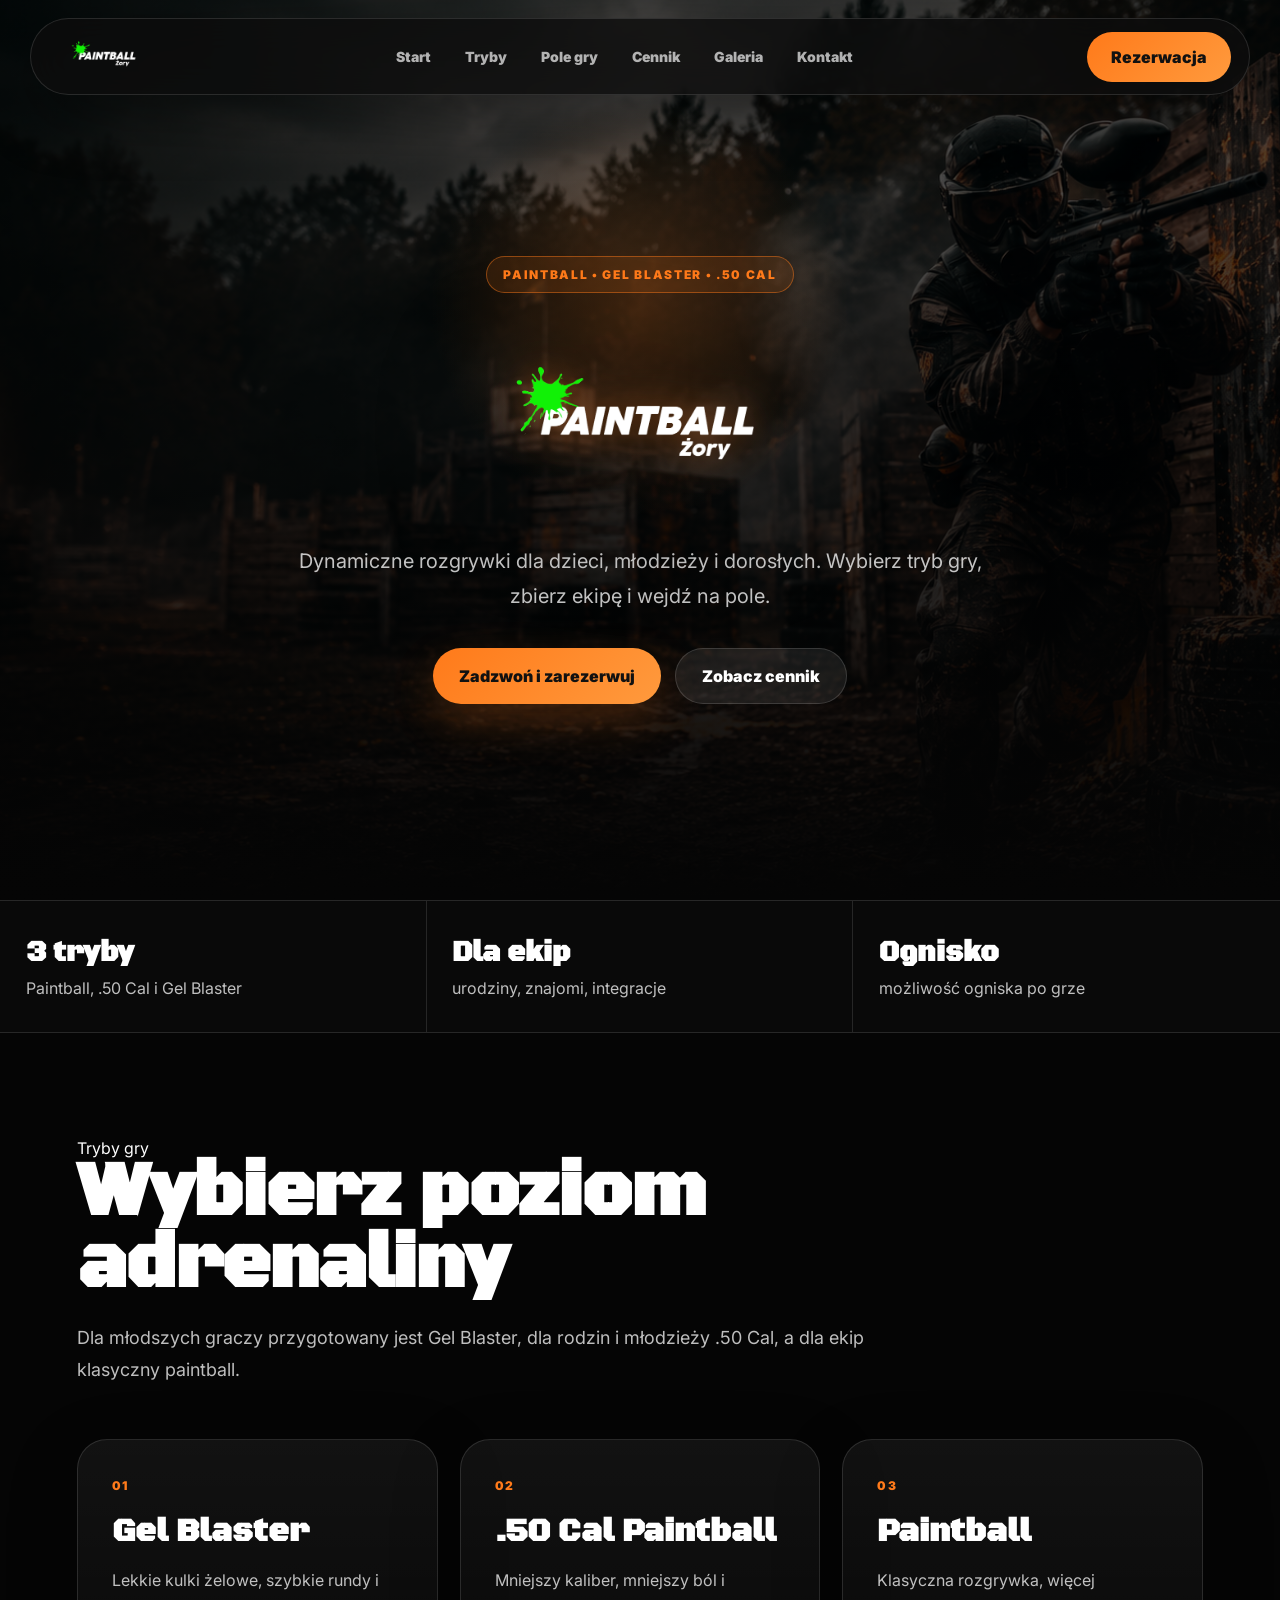
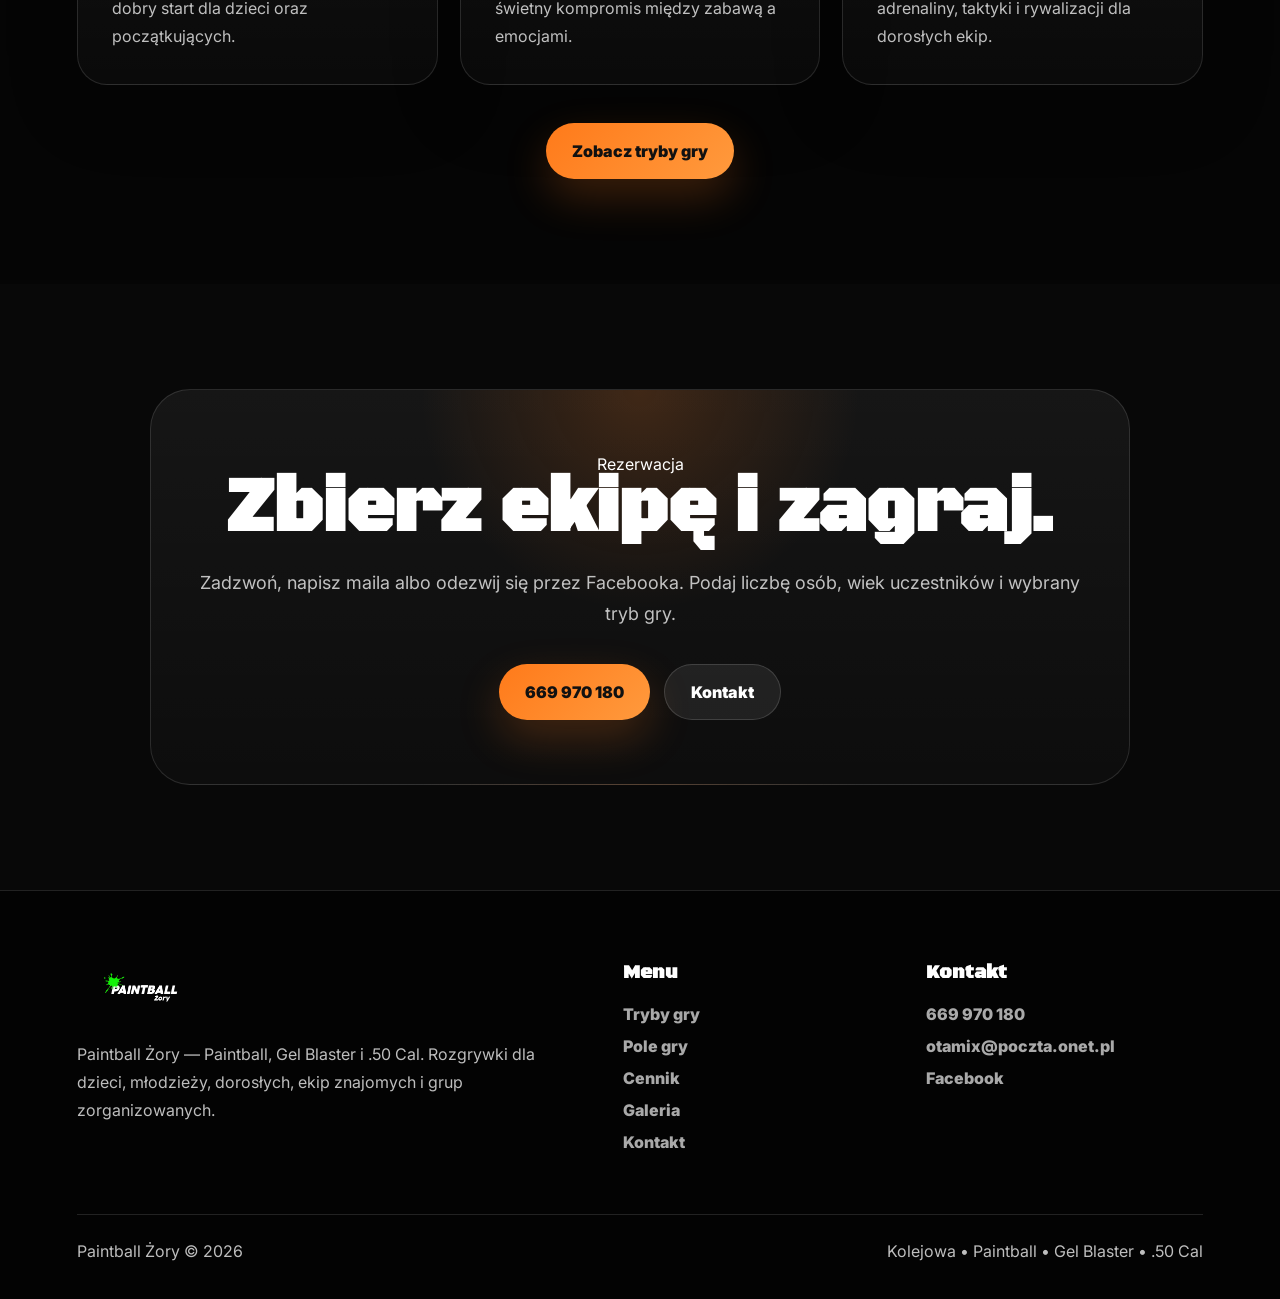
<file: index.html>
<!DOCTYPE html>
<html lang="pl">
<head>
  <meta charset="UTF-8" />
<meta name="viewport" content="width=device-width, initial-scale=1.0" />

<link rel="preconnect" href="https://fonts.googleapis.com">
<link rel="preconnect" href="https://fonts.gstatic.com" crossorigin>
<link href="https://fonts.googleapis.com/css2?family=Black+Ops+One&family=Inter:wght@400;500;600;700;800;900&display=swap" rel="stylesheet">

<link rel="stylesheet" href="style.css">
  <title>Paintball Żory | Paintball, Gel Blaster i .50 Cal</title>
</head>

<body>

<div class="page-loader" id="pageLoader">
  <div class="loader-bg"></div>

  <div class="loader-content">
    <img src="logo.png" alt="Paintball Żory">
    <span>Paintball • Gel Blaster • .50 Cal</span>
  </div>
</div>

<header class="site-header">
  <a href="index.html" class="brand" aria-label="Paintball Żory - strona główna">
    <img src="logo.png" alt="Paintball Żory">
  </a>

  <nav class="nav" aria-label="Menu główne">
    <a href="index.html">Start</a>
    <a href="tryby.html">Tryby</a>
    <a href="pole.html">Pole gry</a>
    <a href="cennik.html">Cennik</a>
    <a href="galeria.html">Galeria</a>
    <a href="kontakt.html">Kontakt</a>
  </nav>

  <a href="tel:669970180" class="nav-cta">Rezerwacja</a>
</header>

<main>
  <section class="hero">
    <div class="hero-bg"></div>
    <div class="hero-overlay"></div>

    <div class="hero-content reveal">
      <span class="badge">Paintball • Gel Blaster • .50 Cal</span>
      <img src="logo.png" alt="Paintball Żory" class="hero-logo">

      <p>
        Dynamiczne rozgrywki dla dzieci, młodzieży i dorosłych. Wybierz tryb gry,
        zbierz ekipę i wejdź na pole.
      </p>

      <div class="hero-actions">
        <a href="tel:669970180" class="btn btn-orange">Zadzwoń i zarezerwuj</a>
        <a href="cennik.html" class="btn btn-glass">Zobacz cennik</a>
      </div>
    </div>
  </section>

  <section class="info-strip reveal">
    <article>
      <strong>3 tryby</strong>
      <span>Paintball, .50 Cal i Gel Blaster</span>
    </article>

    <article>
      <strong>Dla ekip</strong>
      <span>urodziny, znajomi, integracje</span>
    </article>

    <article>
      <strong>Ognisko</strong>
      <span>możliwość ogniska po grze</span>
    </article>
  </section>

  <section class="section">
    <div class="section-title reveal">
      <span>Tryby gry</span>
      <h2>Wybierz poziom adrenaliny</h2>
      <p>
        Dla młodszych graczy przygotowany jest Gel Blaster, dla rodzin i młodzieży .50 Cal,
        a dla ekip klasyczny paintball.
      </p>
    </div>

    <div class="mode-mini-grid">
      <article class="mode-mini reveal">
        <span>01</span>
        <h3>Gel Blaster</h3>
        <p>Lekkie kulki żelowe, szybkie rundy i dobry start dla dzieci oraz początkujących.</p>
      </article>

      <article class="mode-mini reveal">
        <span>02</span>
        <h3>.50 Cal Paintball</h3>
        <p>Mniejszy kaliber, mniejszy ból i świetny kompromis między zabawą a emocjami.</p>
      </article>

      <article class="mode-mini reveal">
        <span>03</span>
        <h3>Paintball</h3>
        <p>Klasyczna rozgrywka, więcej adrenaliny, taktyki i rywalizacji dla dorosłych ekip.</p>
      </article>
    </div>

    <div class="center reveal">
      <a href="tryby.html" class="btn btn-orange">Zobacz tryby gry</a>
    </div>
  </section>

  <section class="cta">
    <div class="cta-inner reveal">
      <span>Rezerwacja</span>
      <h2>Zbierz ekipę i zagraj.</h2>
      <p>
        Zadzwoń, napisz maila albo odezwij się przez Facebooka. Podaj liczbę osób,
        wiek uczestników i wybrany tryb gry.
      </p>

      <div class="hero-actions">
        <a href="tel:669970180" class="btn btn-orange">669 970 180</a>
        <a href="kontakt.html" class="btn btn-glass">Kontakt</a>
      </div>
    </div>
  </section>
</main>

<footer class="footer">
  <div class="footer-grid">
    <div>
      <img src="logo.png" alt="Paintball Żory" class="footer-logo">
      <p>
        Paintball Żory — Paintball, Gel Blaster i .50 Cal. Rozgrywki dla dzieci,
        młodzieży, dorosłych, ekip znajomych i grup zorganizowanych.
      </p>
    </div>

    <div>
      <h3>Menu</h3>
      <a href="tryby.html">Tryby gry</a>
      <a href="pole.html">Pole gry</a>
      <a href="cennik.html">Cennik</a>
      <a href="galeria.html">Galeria</a>
      <a href="kontakt.html">Kontakt</a>
    </div>

    <div>
      <h3>Kontakt</h3>
      <a href="tel:669970180">669 970 180</a>
      <a href="mailto:otamix@poczta.onet.pl">otamix@poczta.onet.pl</a>
      <a href="https://www.facebook.com/PaintballBorowka" target="_blank" rel="noopener">Facebook</a>
    </div>
  </div>

  <div class="footer-bottom">
    <p>Paintball Żory © 2026</p>
    <p>Kolejowa • Paintball • Gel Blaster • .50 Cal</p>
  </div>
</footer>

<script src="script.js"></script>
</body>
</html>
</file>
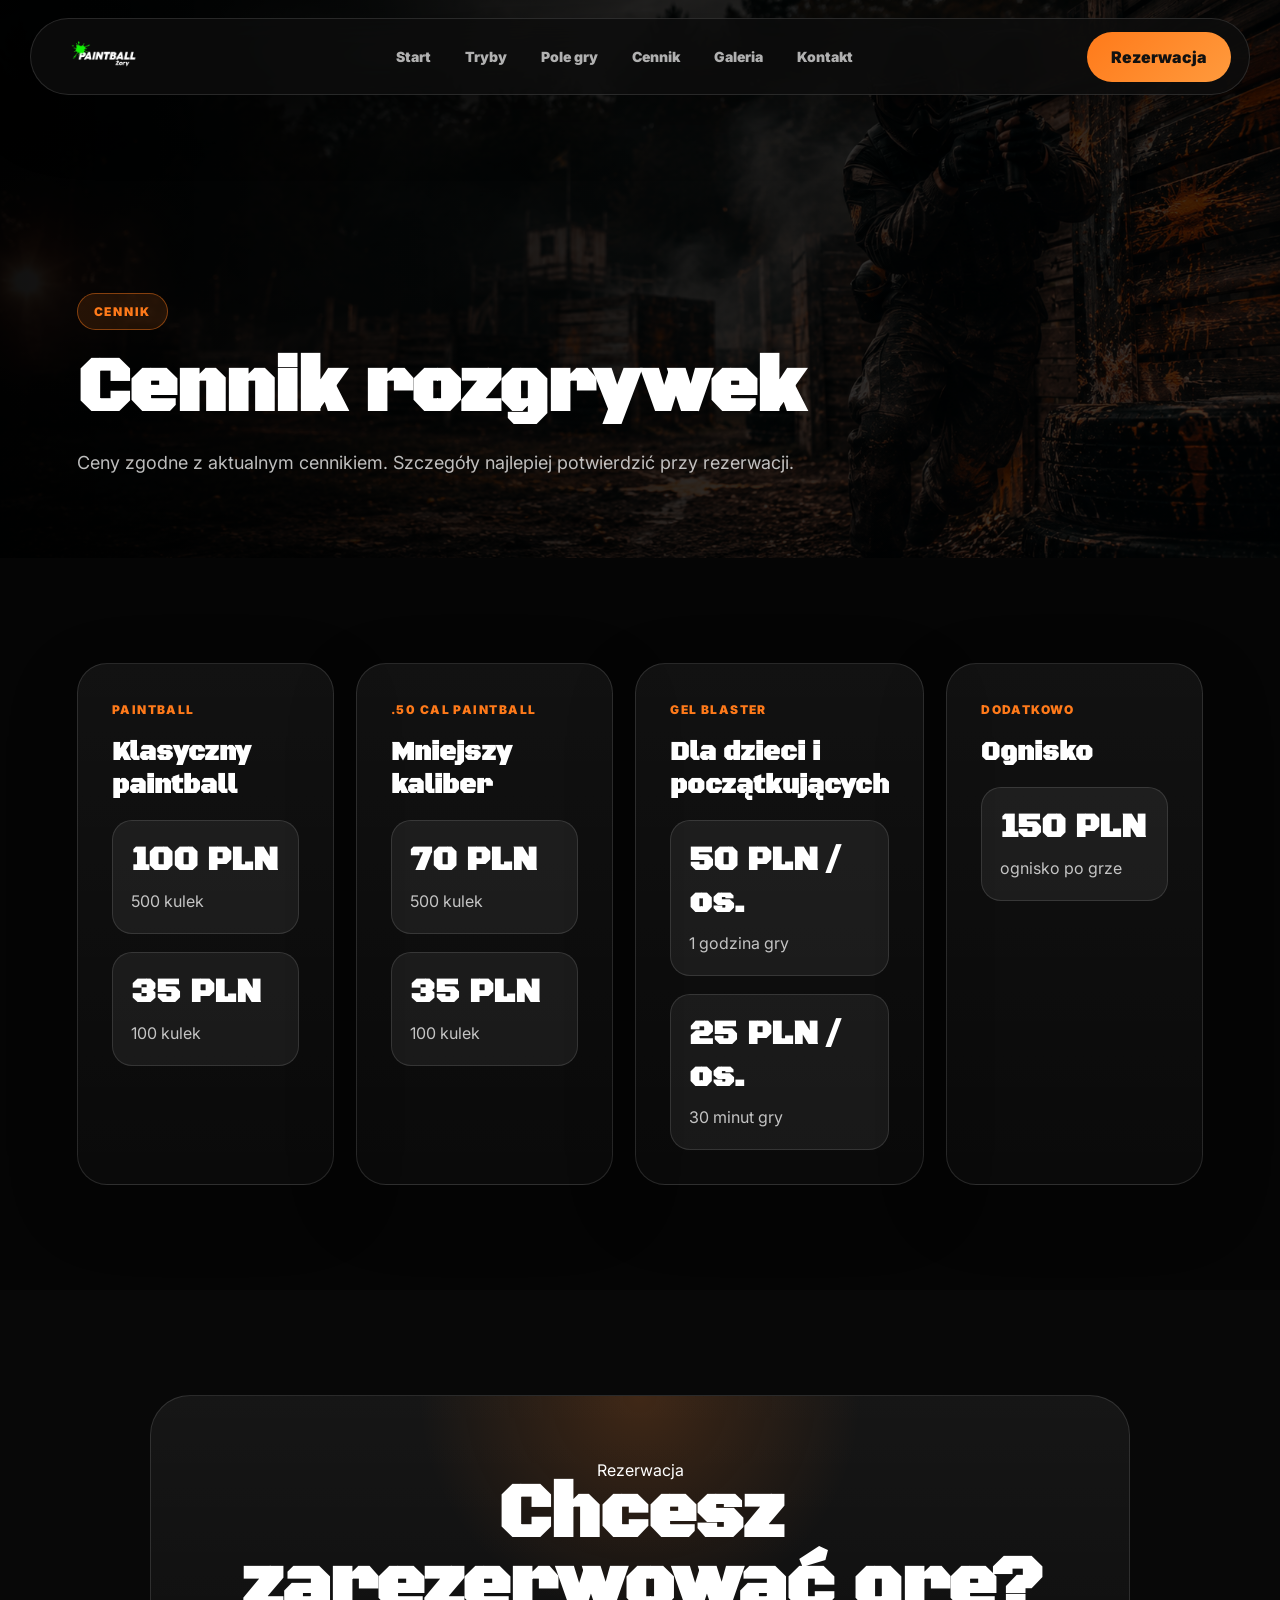
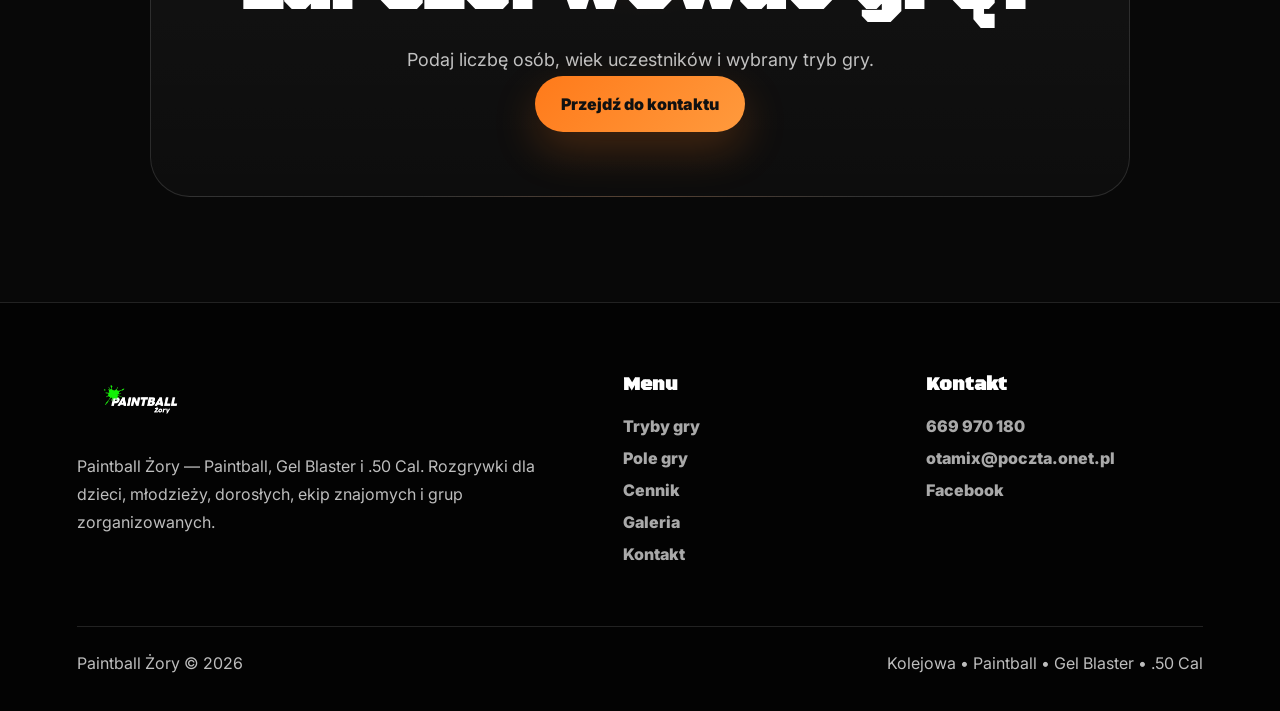
<file: cennik.html>
<!DOCTYPE html>
<html lang="pl">
<head>
  <meta charset="UTF-8" />
<meta name="viewport" content="width=device-width, initial-scale=1.0" />

<link rel="preconnect" href="https://fonts.googleapis.com">
<link rel="preconnect" href="https://fonts.gstatic.com" crossorigin>
<link href="https://fonts.googleapis.com/css2?family=Black+Ops+One&family=Inter:wght@400;500;600;700;800;900&display=swap" rel="stylesheet">

<link rel="stylesheet" href="style.css">
  <title>Cennik | Paintball Żory</title>
</head>

<body>

<header class="site-header">
  <a href="index.html" class="brand" aria-label="Paintball Żory - strona główna">
    <img src="logo.png" alt="Paintball Żory">
  </a>

  <nav class="nav" aria-label="Menu główne">
    <a href="index.html">Start</a>
    <a href="tryby.html">Tryby</a>
    <a href="pole.html">Pole gry</a>
    <a href="cennik.html">Cennik</a>
    <a href="galeria.html">Galeria</a>
    <a href="kontakt.html">Kontakt</a>
  </nav>

  <a href="tel:669970180" class="nav-cta">Rezerwacja</a>
</header>

<main>
  <section class="sub-hero">
    <img src="hero.png" alt="Cennik Paintball Żory">
    <div class="sub-hero-content reveal">
      <span class="badge">Cennik</span>
      <h1>Cennik rozgrywek</h1>
      <p>Ceny zgodne z aktualnym cennikiem. Szczegóły najlepiej potwierdzić przy rezerwacji.</p>
    </div>
  </section>

  <section class="section">
    <div class="price-layout">
      <article class="price-block reveal">
        <span>Paintball</span>
        <h2>Klasyczny paintball</h2>

        <div class="price-row">
          <strong>100 PLN</strong>
          <p>500 kulek</p>
        </div>

        <div class="price-row">
          <strong>35 PLN</strong>
          <p>100 kulek</p>
        </div>
      </article>

      <article class="price-block reveal">
        <span>.50 Cal Paintball</span>
        <h2>Mniejszy kaliber</h2>

        <div class="price-row">
          <strong>70 PLN</strong>
          <p>500 kulek</p>
        </div>

        <div class="price-row">
          <strong>35 PLN</strong>
          <p>100 kulek</p>
        </div>
      </article>

      <article class="price-block reveal">
        <span>Gel Blaster</span>
        <h2>Dla dzieci i początkujących</h2>

        <div class="price-row">
          <strong>50 PLN / os.</strong>
          <p>1 godzina gry</p>
        </div>

        <div class="price-row">
          <strong>25 PLN / os.</strong>
          <p>30 minut gry</p>
        </div>
      </article>

      <article class="price-block reveal">
        <span>Dodatkowo</span>
        <h2>Ognisko</h2>

        <div class="price-row">
          <strong>150 PLN</strong>
          <p>ognisko po grze</p>
        </div>
      </article>
    </div>
  </section>

  <section class="cta">
    <div class="cta-inner reveal">
      <span>Rezerwacja</span>
      <h2>Chcesz zarezerwować grę?</h2>
      <p>Podaj liczbę osób, wiek uczestników i wybrany tryb gry.</p>
      <a href="kontakt.html" class="btn btn-orange">Przejdź do kontaktu</a>
    </div>
  </section>
</main>

<footer class="footer">
  <div class="footer-grid">
    <div>
      <img src="logo.png" alt="Paintball Żory" class="footer-logo">
      <p>
        Paintball Żory — Paintball, Gel Blaster i .50 Cal. Rozgrywki dla dzieci,
        młodzieży, dorosłych, ekip znajomych i grup zorganizowanych.
      </p>
    </div>

    <div>
      <h3>Menu</h3>
      <a href="tryby.html">Tryby gry</a>
      <a href="pole.html">Pole gry</a>
      <a href="cennik.html">Cennik</a>
      <a href="galeria.html">Galeria</a>
      <a href="kontakt.html">Kontakt</a>
    </div>

    <div>
      <h3>Kontakt</h3>
      <a href="tel:669970180">669 970 180</a>
      <a href="mailto:otamix@poczta.onet.pl">otamix@poczta.onet.pl</a>
      <a href="https://www.facebook.com/PaintballBorowka" target="_blank" rel="noopener">Facebook</a>
    </div>
  </div>

  <div class="footer-bottom">
    <p>Paintball Żory © 2026</p>
    <p>Kolejowa • Paintball • Gel Blaster • .50 Cal</p>
  </div>
</footer>

<script src="script.js"></script>
</body>
</html>
</file>
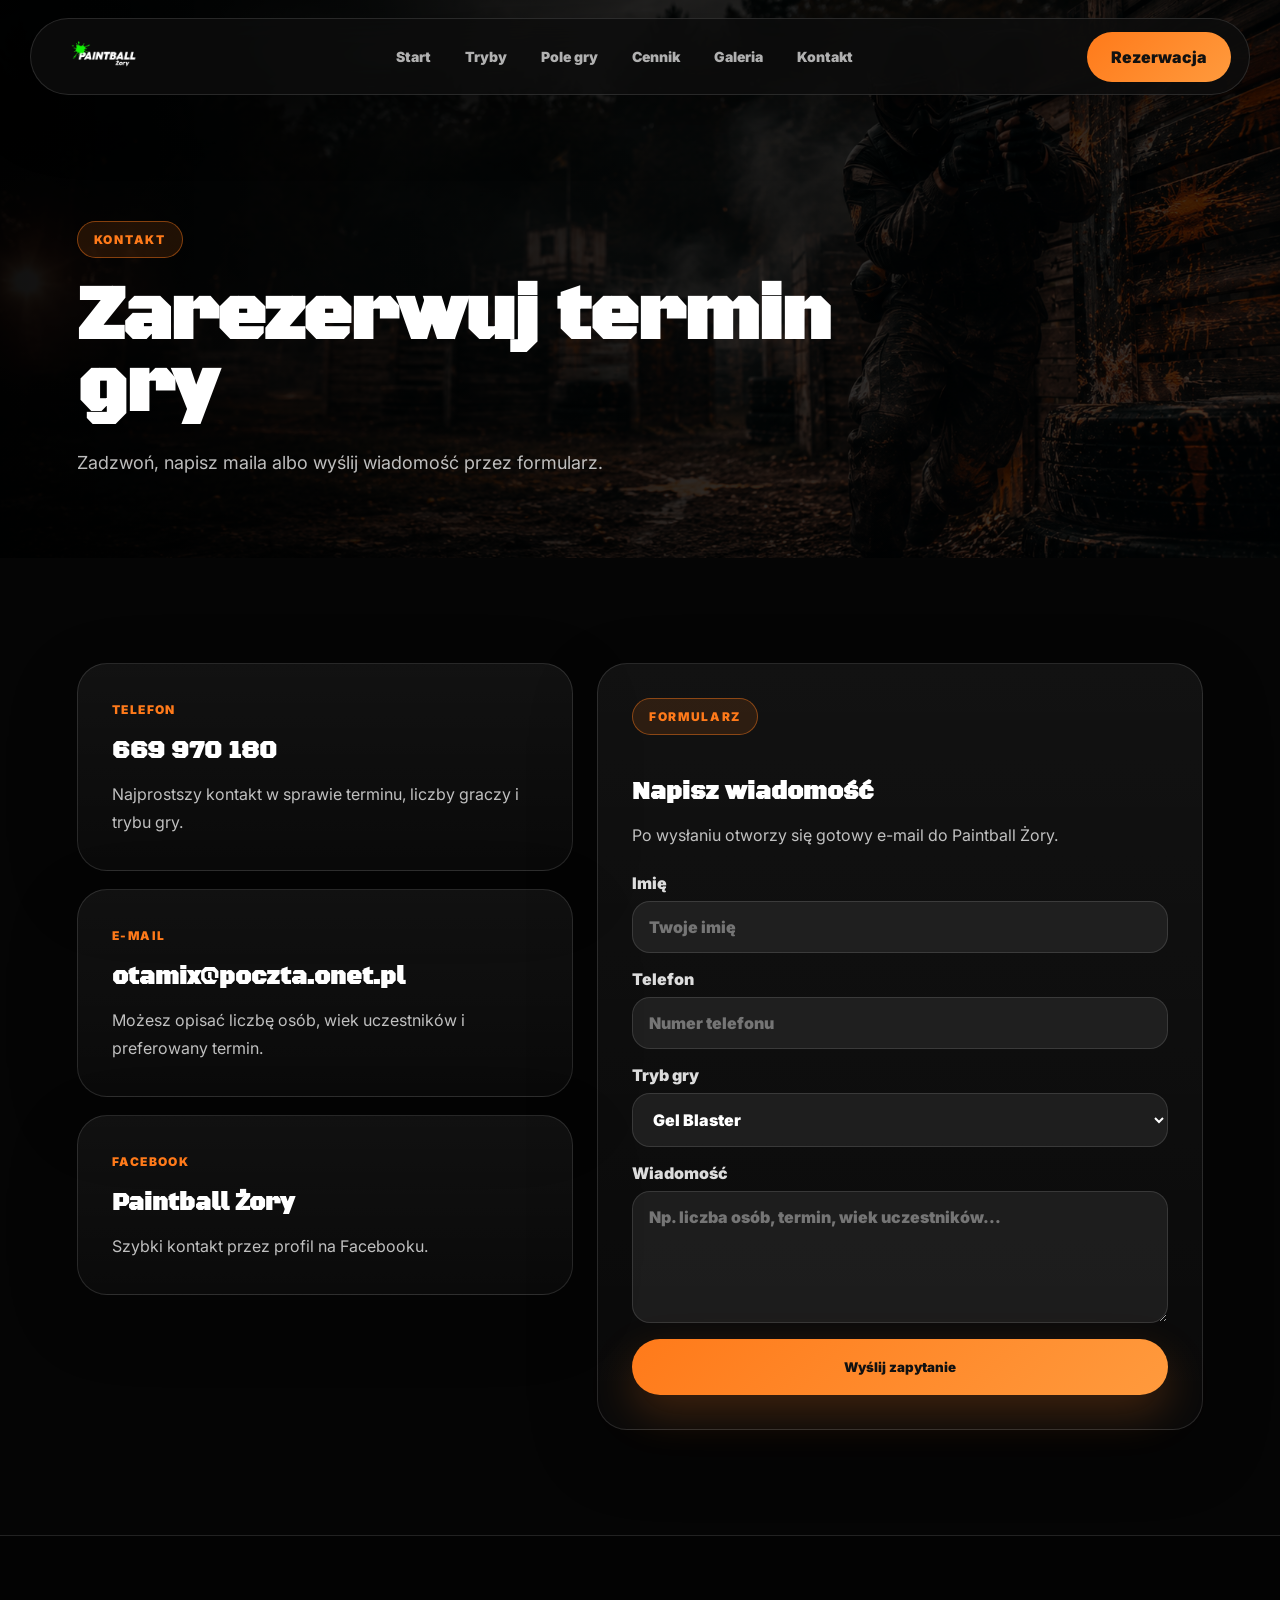
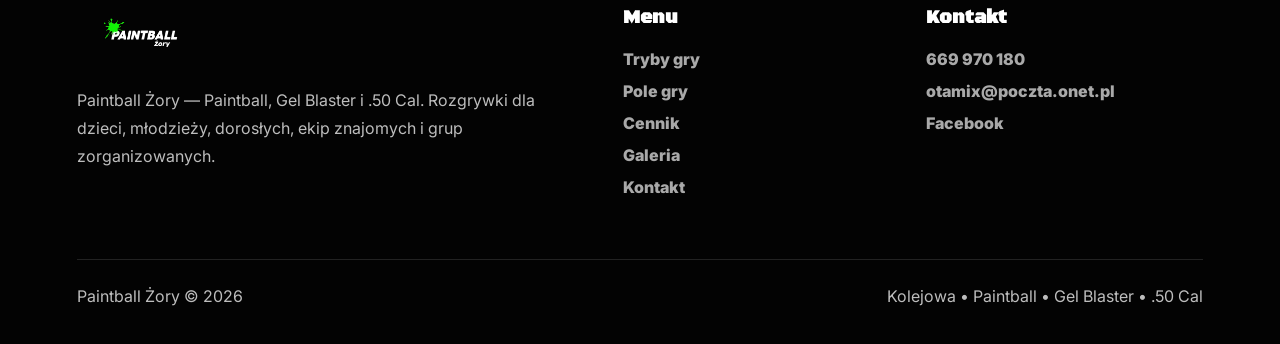
<file: kontakt.html>
<!DOCTYPE html>
<html lang="pl">
<head>
  <meta charset="UTF-8" />
<meta name="viewport" content="width=device-width, initial-scale=1.0" />

<link rel="preconnect" href="https://fonts.googleapis.com">
<link rel="preconnect" href="https://fonts.gstatic.com" crossorigin>
<link href="https://fonts.googleapis.com/css2?family=Black+Ops+One&family=Inter:wght@400;500;600;700;800;900&display=swap" rel="stylesheet">

<link rel="stylesheet" href="style.css">
  <title>Kontakt | Paintball Żory</title>
</head>

<body>

<header class="site-header">
  <a href="index.html" class="brand" aria-label="Paintball Żory - strona główna">
    <img src="logo.png" alt="Paintball Żory">
  </a>

  <nav class="nav" aria-label="Menu główne">
    <a href="index.html">Start</a>
    <a href="tryby.html">Tryby</a>
    <a href="pole.html">Pole gry</a>
    <a href="cennik.html">Cennik</a>
    <a href="galeria.html">Galeria</a>
    <a href="kontakt.html">Kontakt</a>
  </nav>

  <a href="tel:669970180" class="nav-cta">Rezerwacja</a>
</header>

<main>
  <section class="sub-hero contact-hero">
    <img src="hero.png" alt="Kontakt Paintball Żory">
    <div class="sub-hero-content reveal">
      <span class="badge">Kontakt</span>
      <h1>Zarezerwuj termin gry</h1>
      <p>Zadzwoń, napisz maila albo wyślij wiadomość przez formularz.</p>
    </div>
  </section>

  <section class="section contact-section">
    <div class="contact-layout">
      <div class="contact-info">
        <article class="contact-card reveal">
          <span>Telefon</span>
          <h2><a href="tel:669970180">669 970 180</a></h2>
          <p>Najprostszy kontakt w sprawie terminu, liczby graczy i trybu gry.</p>
        </article>

        <article class="contact-card reveal">
          <span>E-mail</span>
          <h2><a href="mailto:otamix@poczta.onet.pl">otamix@poczta.onet.pl</a></h2>
          <p>Możesz opisać liczbę osób, wiek uczestników i preferowany termin.</p>
        </article>

        <article class="contact-card reveal">
          <span>Facebook</span>
          <h2><a href="https://www.facebook.com/PaintballBorowka" target="_blank" rel="noopener">Paintball Żory</a></h2>
          <p>Szybki kontakt przez profil na Facebooku.</p>
        </article>
      </div>

      <div class="contact-form-box reveal">
        <span class="badge">Formularz</span>
        <h2>Napisz wiadomość</h2>
        <p>Po wysłaniu otworzy się gotowy e-mail do Paintball Żory.</p>

        <form id="contactForm" class="contact-form">
          <label>
            Imię
            <input type="text" id="name" placeholder="Twoje imię" required>
          </label>

          <label>
            Telefon
            <input type="tel" id="phone" placeholder="Numer telefonu" required>
          </label>

          <label>
            Tryb gry
            <select id="mode">
              <option>Gel Blaster</option>
              <option>.50 Cal Paintball</option>
              <option>Paintball klasyczny</option>
              <option>Nie wiem, proszę doradzić</option>
            </select>
          </label>

          <label>
            Wiadomość
            <textarea id="message" rows="5" placeholder="Np. liczba osób, termin, wiek uczestników..." required></textarea>
          </label>

          <button type="submit" class="btn btn-orange">Wyślij zapytanie</button>
        </form>
      </div>
    </div>
  </section>
</main>

<footer class="footer">
  <div class="footer-grid">
    <div>
      <img src="logo.png" alt="Paintball Żory" class="footer-logo">
      <p>
        Paintball Żory — Paintball, Gel Blaster i .50 Cal. Rozgrywki dla dzieci,
        młodzieży, dorosłych, ekip znajomych i grup zorganizowanych.
      </p>
    </div>

    <div>
      <h3>Menu</h3>
      <a href="tryby.html">Tryby gry</a>
      <a href="pole.html">Pole gry</a>
      <a href="cennik.html">Cennik</a>
      <a href="galeria.html">Galeria</a>
      <a href="kontakt.html">Kontakt</a>
    </div>

    <div>
      <h3>Kontakt</h3>
      <a href="tel:669970180">669 970 180</a>
      <a href="mailto:otamix@poczta.onet.pl">otamix@poczta.onet.pl</a>
      <a href="https://www.facebook.com/PaintballBorowka" target="_blank" rel="noopener">Facebook</a>
    </div>
  </div>

  <div class="footer-bottom">
    <p>Paintball Żory © 2026</p>
    <p>Kolejowa • Paintball • Gel Blaster • .50 Cal</p>
  </div>
</footer>

<script src="script.js"></script>
</body>
</html>
</file>
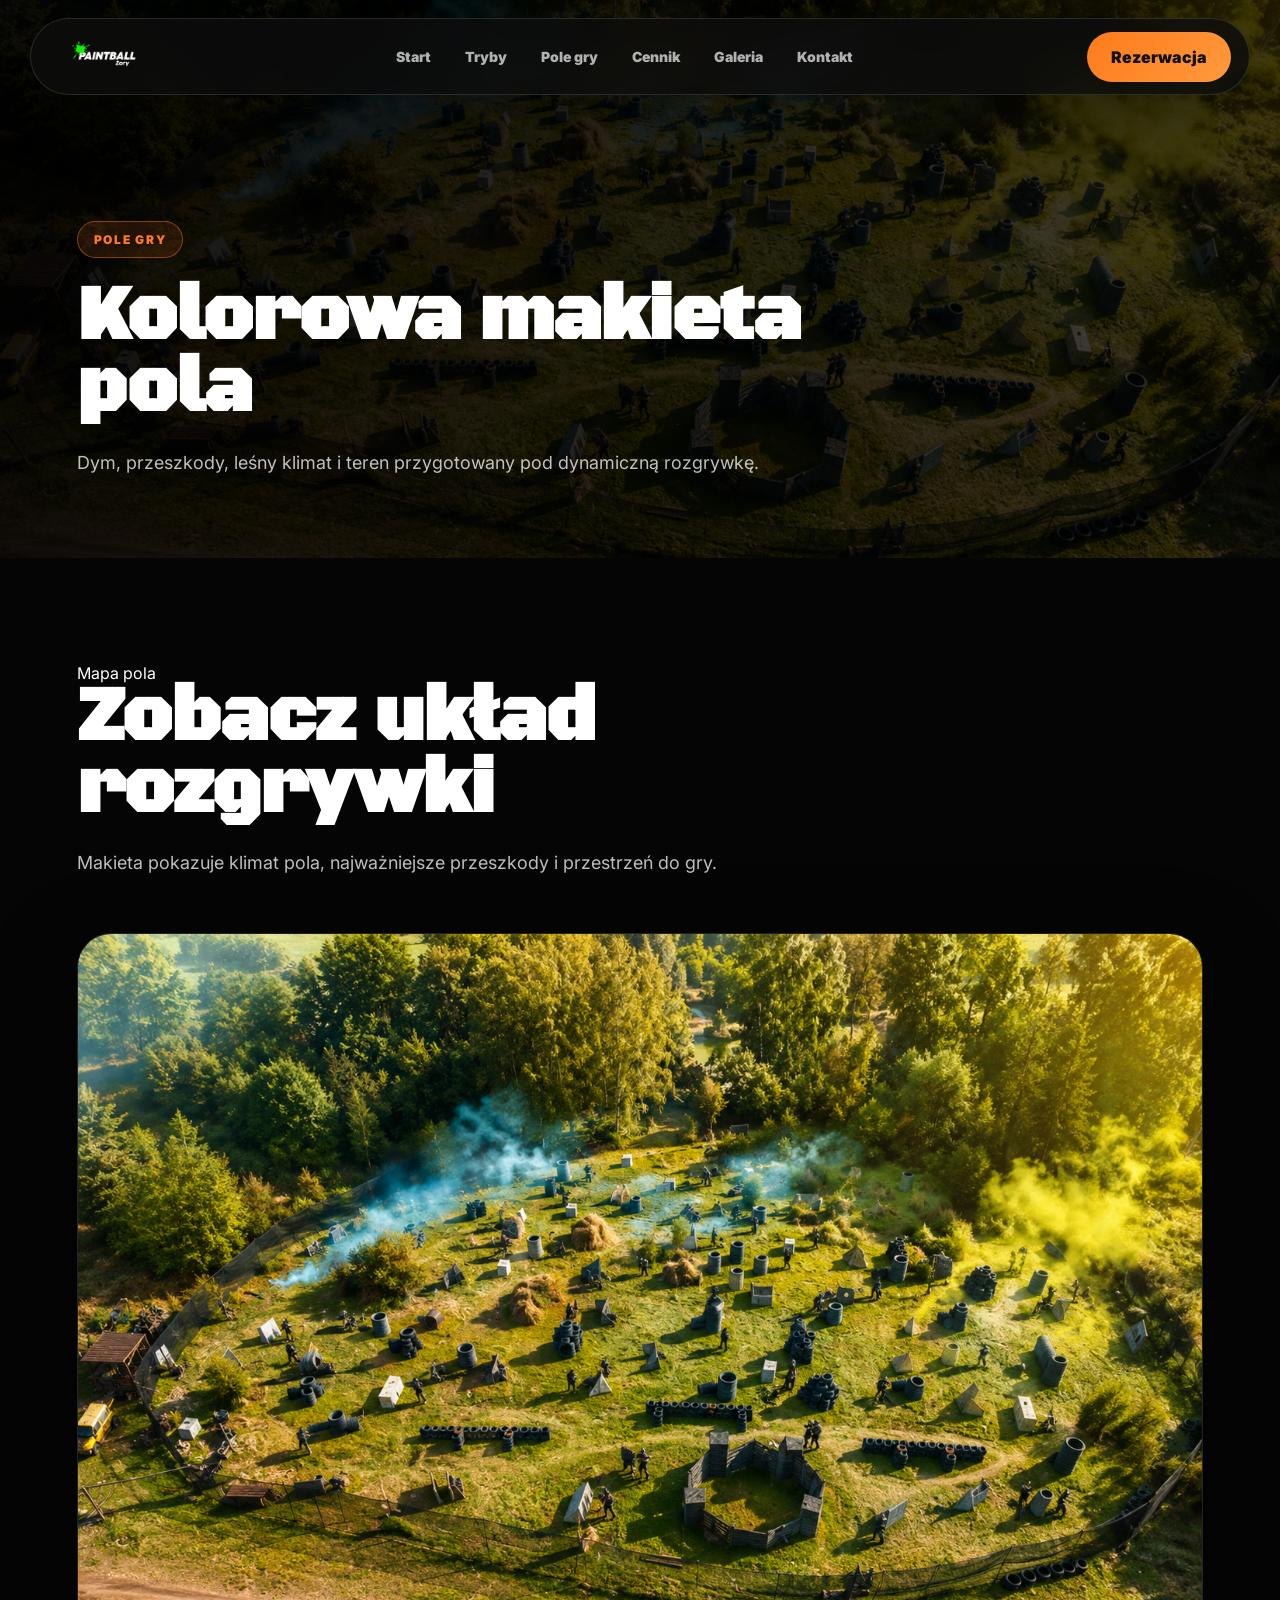
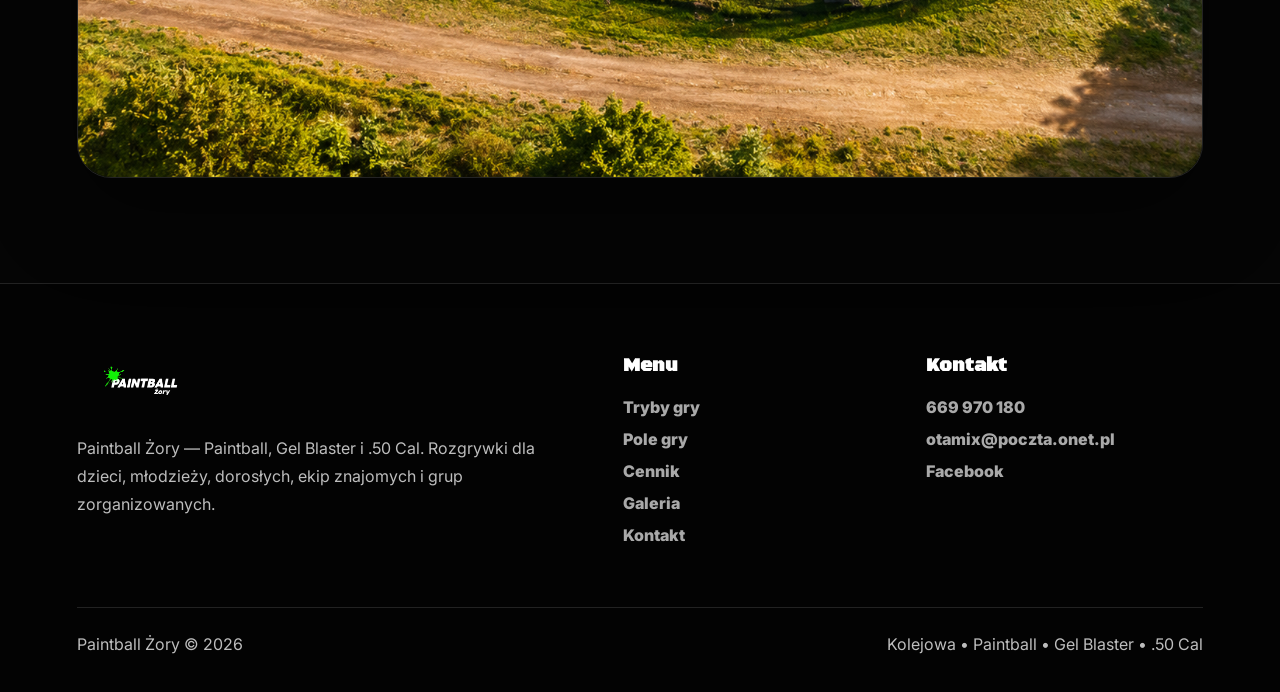
<file: pole.html>
<!DOCTYPE html>
<html lang="pl">
<head>
  <meta charset="UTF-8" />
<meta name="viewport" content="width=device-width, initial-scale=1.0" />

<link rel="preconnect" href="https://fonts.googleapis.com">
<link rel="preconnect" href="https://fonts.gstatic.com" crossorigin>
<link href="https://fonts.googleapis.com/css2?family=Black+Ops+One&family=Inter:wght@400;500;600;700;800;900&display=swap" rel="stylesheet">

<link rel="stylesheet" href="style.css">
  <title>Pole gry | Paintball Żory</title>
</head>

<body>

<header class="site-header">
  <a href="index.html" class="brand" aria-label="Paintball Żory - strona główna">
    <img src="logo.png" alt="Paintball Żory">
  </a>

  <nav class="nav" aria-label="Menu główne">
    <a href="index.html">Start</a>
    <a href="tryby.html">Tryby</a>
    <a href="pole.html">Pole gry</a>
    <a href="cennik.html">Cennik</a>
    <a href="galeria.html">Galeria</a>
    <a href="kontakt.html">Kontakt</a>
  </nav>

  <a href="tel:669970180" class="nav-cta">Rezerwacja</a>
</header>

<main>
  <section class="sub-hero field-hero">
    <img src="pole.png" alt="Pole gry Paintball Żory">
    <div class="sub-hero-content reveal">
      <span class="badge">Pole gry</span>
      <h1>Kolorowa makieta pola</h1>
      <p>Dym, przeszkody, leśny klimat i teren przygotowany pod dynamiczną rozgrywkę.</p>
    </div>
  </section>

  <section class="section field-page">
    <div class="section-title reveal">
      <span>Mapa pola</span>
      <h2>Zobacz układ rozgrywki</h2>
      <p>
        Makieta pokazuje klimat pola, najważniejsze przeszkody i przestrzeń do gry.
      </p>
    </div>

    <div class="field-showcase reveal">
      <img src="pole.png" alt="Kolorowa makieta pola paintballowego">
    </div>
  </section>
</main>

<footer class="footer">
  <div class="footer-grid">
    <div>
      <img src="logo.png" alt="Paintball Żory" class="footer-logo">
      <p>
        Paintball Żory — Paintball, Gel Blaster i .50 Cal. Rozgrywki dla dzieci,
        młodzieży, dorosłych, ekip znajomych i grup zorganizowanych.
      </p>
    </div>

    <div>
      <h3>Menu</h3>
      <a href="tryby.html">Tryby gry</a>
      <a href="pole.html">Pole gry</a>
      <a href="cennik.html">Cennik</a>
      <a href="galeria.html">Galeria</a>
      <a href="kontakt.html">Kontakt</a>
    </div>

    <div>
      <h3>Kontakt</h3>
      <a href="tel:669970180">669 970 180</a>
      <a href="mailto:otamix@poczta.onet.pl">otamix@poczta.onet.pl</a>
      <a href="https://www.facebook.com/PaintballBorowka" target="_blank" rel="noopener">Facebook</a>
    </div>
  </div>

  <div class="footer-bottom">
    <p>Paintball Żory © 2026</p>
    <p>Kolejowa • Paintball • Gel Blaster • .50 Cal</p>
  </div>
</footer>

<script src="script.js"></script>
</body>
</html>
</file>
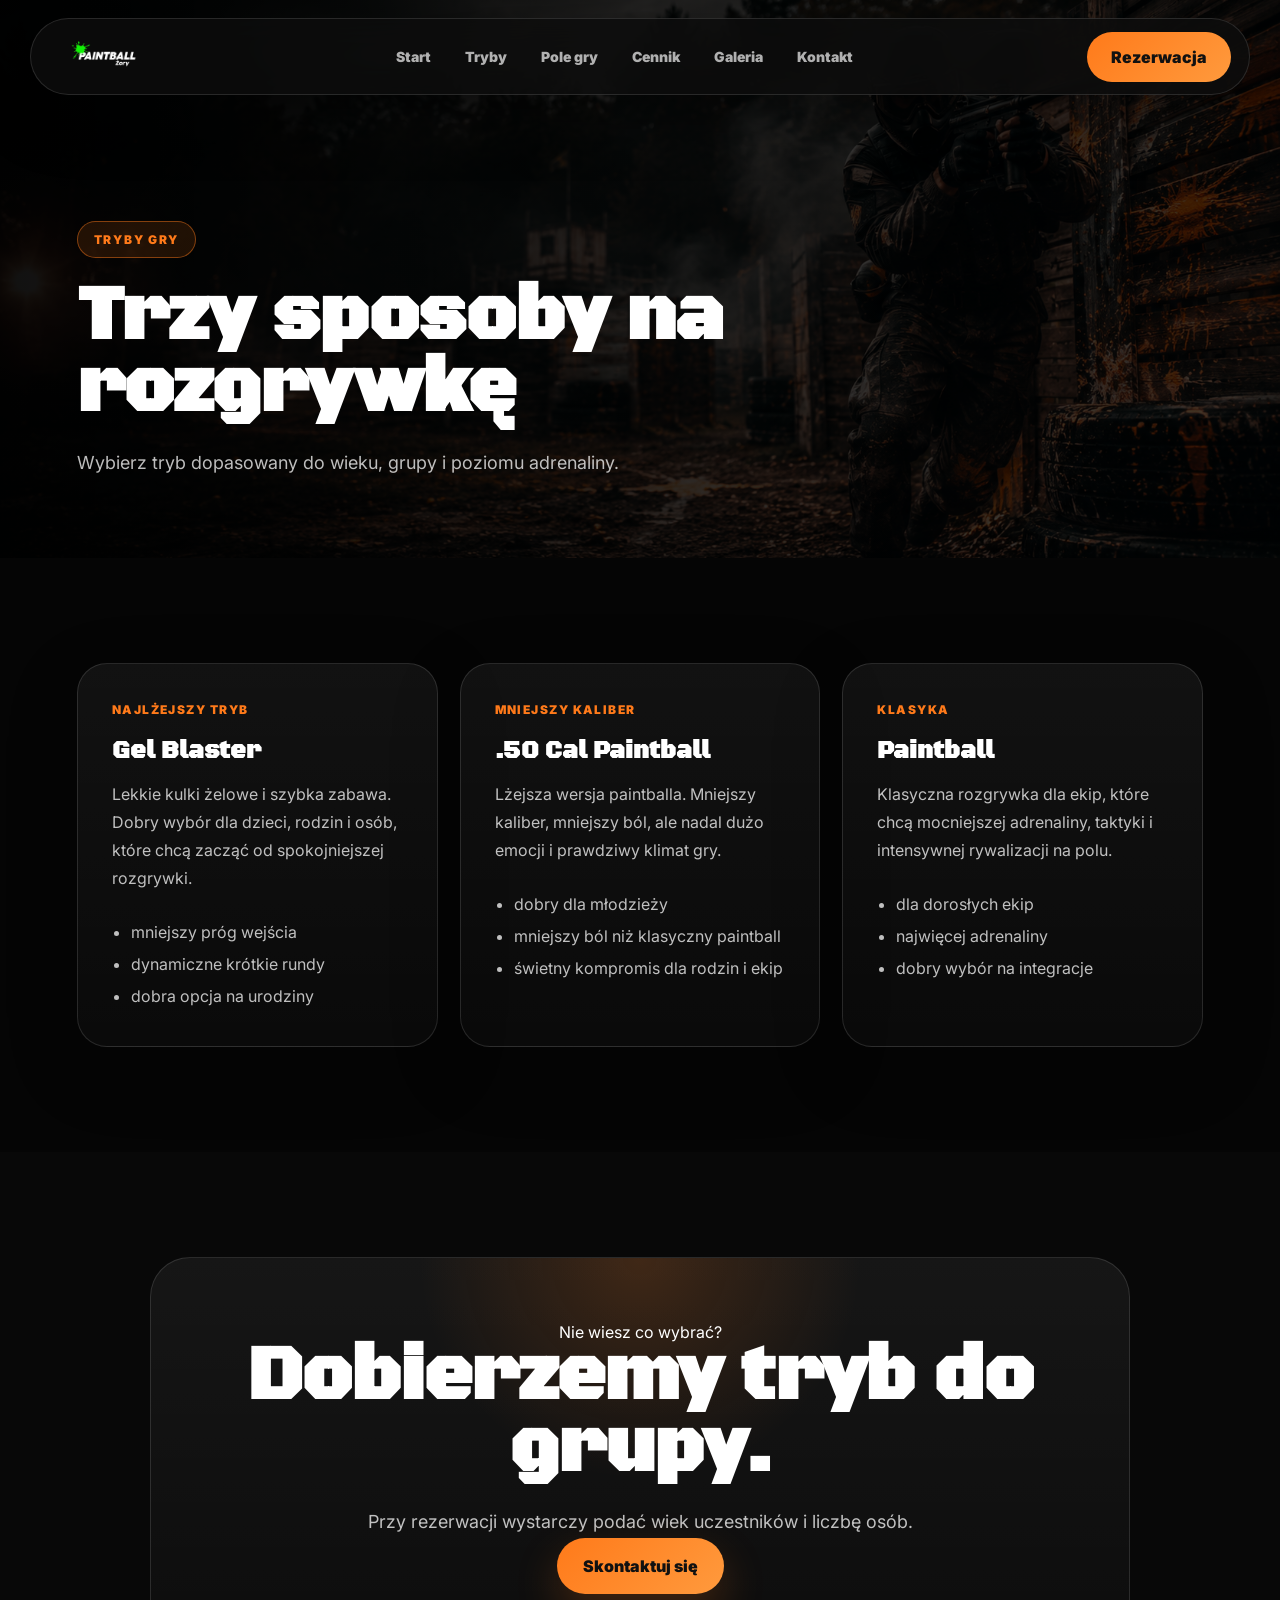
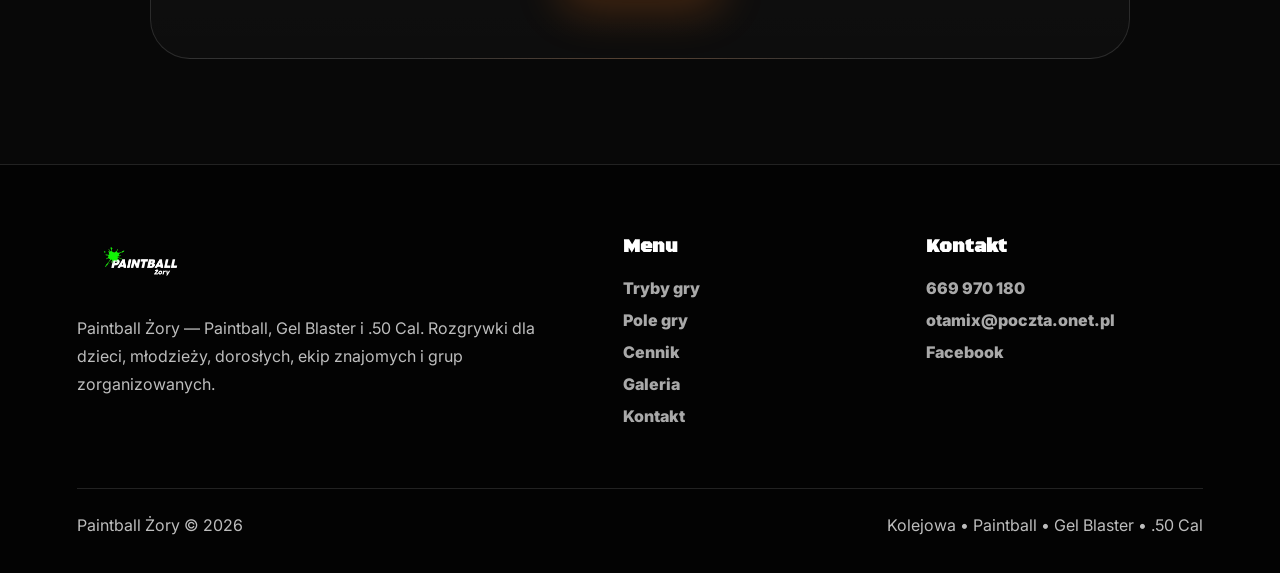
<file: tryby.html>
<!DOCTYPE html>
<html lang="pl">
<head>
  <meta charset="UTF-8" />
<meta name="viewport" content="width=device-width, initial-scale=1.0" />

<link rel="preconnect" href="https://fonts.googleapis.com">
<link rel="preconnect" href="https://fonts.gstatic.com" crossorigin>
<link href="https://fonts.googleapis.com/css2?family=Black+Ops+One&family=Inter:wght@400;500;600;700;800;900&display=swap" rel="stylesheet">

<link rel="stylesheet" href="style.css">
  <title>Tryby gry | Paintball Żory</title>
</head>

<body>

<header class="site-header">
  <a href="index.html" class="brand" aria-label="Paintball Żory - strona główna">
    <img src="logo.png" alt="Paintball Żory">
  </a>

  <nav class="nav" aria-label="Menu główne">
    <a href="index.html">Start</a>
    <a href="tryby.html">Tryby</a>
    <a href="pole.html">Pole gry</a>
    <a href="cennik.html">Cennik</a>
    <a href="galeria.html">Galeria</a>
    <a href="kontakt.html">Kontakt</a>
  </nav>

  <a href="tel:669970180" class="nav-cta">Rezerwacja</a>
</header>

<main>
  <section class="sub-hero">
    <img src="hero.png" alt="Paintball Żory">
    <div class="sub-hero-content reveal">
      <span class="badge">Tryby gry</span>
      <h1>Trzy sposoby na rozgrywkę</h1>
      <p>Wybierz tryb dopasowany do wieku, grupy i poziomu adrenaliny.</p>
    </div>
  </section>

  <section class="section">
    <div class="mode-detail-grid">
      <article class="mode-detail reveal">
        <span>Najlżejszy tryb</span>
        <h2>Gel Blaster</h2>
        <p>
          Lekkie kulki żelowe i szybka zabawa. Dobry wybór dla dzieci,
          rodzin i osób, które chcą zacząć od spokojniejszej rozgrywki.
        </p>
        <ul>
          <li>mniejszy próg wejścia</li>
          <li>dynamiczne krótkie rundy</li>
          <li>dobra opcja na urodziny</li>
        </ul>
      </article>

      <article class="mode-detail reveal">
        <span>Mniejszy kaliber</span>
        <h2>.50 Cal Paintball</h2>
        <p>
          Lżejsza wersja paintballa. Mniejszy kaliber, mniejszy ból,
          ale nadal dużo emocji i prawdziwy klimat gry.
        </p>
        <ul>
          <li>dobry dla młodzieży</li>
          <li>mniejszy ból niż klasyczny paintball</li>
          <li>świetny kompromis dla rodzin i ekip</li>
        </ul>
      </article>

      <article class="mode-detail reveal">
        <span>Klasyka</span>
        <h2>Paintball</h2>
        <p>
          Klasyczna rozgrywka dla ekip, które chcą mocniejszej adrenaliny,
          taktyki i intensywnej rywalizacji na polu.
        </p>
        <ul>
          <li>dla dorosłych ekip</li>
          <li>najwięcej adrenaliny</li>
          <li>dobry wybór na integracje</li>
        </ul>
      </article>
    </div>
  </section>

  <section class="cta">
    <div class="cta-inner reveal">
      <span>Nie wiesz co wybrać?</span>
      <h2>Dobierzemy tryb do grupy.</h2>
      <p>Przy rezerwacji wystarczy podać wiek uczestników i liczbę osób.</p>
      <a href="kontakt.html" class="btn btn-orange">Skontaktuj się</a>
    </div>
  </section>
</main>

<footer class="footer">
  <div class="footer-grid">
    <div>
      <img src="logo.png" alt="Paintball Żory" class="footer-logo">
      <p>
        Paintball Żory — Paintball, Gel Blaster i .50 Cal. Rozgrywki dla dzieci,
        młodzieży, dorosłych, ekip znajomych i grup zorganizowanych.
      </p>
    </div>

    <div>
      <h3>Menu</h3>
      <a href="tryby.html">Tryby gry</a>
      <a href="pole.html">Pole gry</a>
      <a href="cennik.html">Cennik</a>
      <a href="galeria.html">Galeria</a>
      <a href="kontakt.html">Kontakt</a>
    </div>

    <div>
      <h3>Kontakt</h3>
      <a href="tel:669970180">669 970 180</a>
      <a href="mailto:otamix@poczta.onet.pl">otamix@poczta.onet.pl</a>
      <a href="https://www.facebook.com/PaintballBorowka" target="_blank" rel="noopener">Facebook</a>
    </div>
  </div>

  <div class="footer-bottom">
    <p>Paintball Żory © 2026</p>
    <p>Kolejowa • Paintball • Gel Blaster • .50 Cal</p>
  </div>
</footer>

<script src="script.js"></script>
</body>
</html>
</file>
<file: style.css>
* {
  margin: 0;
  padding: 0;
  box-sizing: border-box;
}

html {
  scroll-behavior: smooth;
}

body {
  font-family: "Inter", sans-serif;
  background: #050505;
  color: #fff;
  overflow-x: hidden;
}

a {
  color: inherit;
  text-decoration: none;
}

img {
  max-width: 100%;
  display: block;
}

:root {
  --orange: #ff7a1a;
  --orange2: #ff9a3d;
  --dark: #080808;
  --card: #121212;
  --line: rgba(255,255,255,0.12);
  --text: rgba(255,255,255,0.74);
  --shadow: 0 30px 90px rgba(0,0,0,0.45);
}

.reveal {
  opacity: 1;
  transform: none;
}

.js-enabled .reveal {
  opacity: 0;
  transform: translateY(32px);
  transition: 0.75s ease;
}

.js-enabled .reveal.visible {
  opacity: 1;
  transform: translateY(0);
}

/* LOADER - TYLKO INDEX */

.page-loader {
  position: fixed;
  inset: 0;
  z-index: 9999;
  background: #050505;
  display: grid;
  place-items: center;
  overflow: hidden;
  animation: loaderAutoOut 0.45s ease 1.65s forwards;
}

.loader-bg {
  position: absolute;
  inset: -30px;
  background:
    linear-gradient(rgba(0,0,0,0.62), rgba(0,0,0,0.88)),
    url("hero.png") center/cover no-repeat;
  filter: blur(12px);
  transform: scale(1.12);
}

.loader-content {
  position: relative;
  z-index: 2;
  display: grid;
  justify-items: center;
  gap: 16px;
  padding: 34px 42px;
  border-radius: 34px;
  background: rgba(255,255,255,0.06);
  border: 1px solid rgba(255,255,255,0.12);
  backdrop-filter: blur(18px);
  animation: loaderSlideIn 1.15s cubic-bezier(.2,.8,.2,1) forwards;
}

.loader-content img {
  width: min(300px, 70vw);
  filter: drop-shadow(0 0 26px rgba(255,122,26,0.38));
}

.loader-content span {
  color: var(--orange);
  font-size: 12px;
  font-weight: 900;
  letter-spacing: 0.16em;
  text-transform: uppercase;
  text-align: center;
}

.page-loader.hidden {
  animation: loaderAutoOut 0.45s ease forwards;
  pointer-events: none;
}

@keyframes loaderSlideIn {
  0% {
    opacity: 0;
    transform: translateX(-150px) scale(0.96);
  }

  100% {
    opacity: 1;
    transform: translateX(0) scale(1);
  }
}

@keyframes loaderAutoOut {
  to {
    opacity: 0;
    visibility: hidden;
    pointer-events: none;
    transform: translateX(100%);
  }
}

/* HEADER */

.site-header {
  position: fixed;
  top: 18px;
  left: 50%;
  transform: translateX(-50%);
  width: min(1220px, calc(100% - 34px));
  min-height: 74px;
  padding: 12px 18px;
  background: rgba(13,13,13,0.82);
  border: 1px solid var(--line);
  border-radius: 999px;
  display: grid;
  grid-template-columns: auto 1fr auto;
  align-items: center;
  gap: 22px;
  z-index: 100;
  backdrop-filter: blur(18px);
  box-shadow: 0 20px 60px rgba(0,0,0,0.35);
}

.brand img {
  width: 112px;
  height: auto;
}

.nav {
  display: flex;
  justify-content: center;
  align-items: center;
  gap: 4px;
}

.nav a {
  color: rgba(255,255,255,0.68);
  padding: 12px 15px;
  border-radius: 999px;
  font-size: 14px;
  font-weight: 900;
  transition: 0.25s ease;
}

.nav a:hover {
  color: #fff;
  background: rgba(255,255,255,0.08);
}

.nav-cta {
  min-height: 50px;
  padding: 0 24px;
  border-radius: 999px;
  display: inline-flex;
  align-items: center;
  justify-content: center;
  background: linear-gradient(135deg, var(--orange), var(--orange2));
  color: #111;
  font-weight: 950;
}

/* HERO */

.hero {
  min-height: 100vh;
  position: relative;
  display: grid;
  place-items: center;
  text-align: center;
  padding: 150px 6% 90px;
  overflow: hidden;
}

.hero-bg {
  position: absolute;
  inset: 0;
  background: url("hero.png") center/cover no-repeat;
  transform: scale(1.06);
  animation: slowZoom 16s ease-in-out infinite alternate;
  z-index: -3;
}

@keyframes slowZoom {
  from { transform: scale(1.06); }
  to { transform: scale(1.15); }
}

.hero-overlay {
  position: absolute;
  inset: 0;
  background:
    radial-gradient(circle at 50% 34%, rgba(255,122,26,0.22), transparent 24%),
    linear-gradient(180deg, rgba(0,0,0,0.62), rgba(0,0,0,0.78) 52%, #050505 100%);
  z-index: -2;
}

.hero-content {
  width: min(880px, 100%);
  display: grid;
  justify-items: center;
}

.badge {
  display: inline-flex;
  width: fit-content;
  padding: 10px 16px;
  border-radius: 999px;
  border: 1px solid rgba(255,122,26,0.45);
  background: rgba(255,122,26,0.12);
  color: var(--orange);
  font-size: 12px;
  font-weight: 950;
  letter-spacing: 0.14em;
  text-transform: uppercase;
  margin-bottom: 24px;
}

.hero-logo {
  width: min(420px, 80vw);
  margin: 10px 0 24px;
  filter:
    drop-shadow(0 0 18px rgba(255,122,26,0.42))
    drop-shadow(0 30px 70px rgba(0,0,0,0.72));
  animation: logoFloat 3.4s ease-in-out infinite;
}

@keyframes logoFloat {
  0%, 100% { transform: translateY(0) scale(1); }
  50% { transform: translateY(-7px) scale(1.015); }
}

.hero p {
  max-width: 720px;
  color: rgba(255,255,255,0.76);
  font-size: 20px;
  line-height: 1.75;
}

.hero-actions {
  margin-top: 34px;
  display: flex;
  gap: 14px;
  justify-content: center;
  flex-wrap: wrap;
}

/* BUTTONS */

.btn {
  min-height: 56px;
  padding: 0 26px;
  border-radius: 999px;
  display: inline-flex;
  align-items: center;
  justify-content: center;
  font-weight: 950;
  transition: 0.25s ease;
  border: 0;
  font-family: inherit;
  cursor: pointer;
}

.btn:hover {
  transform: translateY(-4px);
}

.btn-orange {
  color: #111;
  background: linear-gradient(135deg, var(--orange), var(--orange2));
  box-shadow: 0 18px 44px rgba(255,122,26,0.22);
}

.btn-glass {
  color: #fff;
  background: rgba(255,255,255,0.08);
  border: 1px solid rgba(255,255,255,0.14);
}

.btn-glass.dark {
  color: #111;
  background: #fff;
}

.center {
  margin-top: 38px;
  text-align: center;
}

/* INFO */

.info-strip {
  display: grid;
  grid-template-columns: repeat(3, 1fr);
  border-top: 1px solid var(--line);
  border-bottom: 1px solid var(--line);
  background: #090909;
}

.info-strip article {
  padding: 34px 6%;
  border-right: 1px solid var(--line);
}

.info-strip article:last-child {
  border-right: none;
}

.info-strip strong {
  display: block;
  font-family: "Black Ops One", system-ui;
  font-size: 28px;
  margin-bottom: 8px;
}

.info-strip span {
  color: var(--text);
}

/* SECTIONS */

.section {
  padding: 105px 6%;
}

.section-title {
  max-width: 850px;
  margin-bottom: 54px;
}

.section-title h2,
.field-text h2,
.cta h2,
.sub-hero h1 {
  font-family: "Black Ops One", system-ui;
  font-size: clamp(38px, 6vw, 76px);
  line-height: 0.95;
  letter-spacing: -1px;
}

.section-title p,
.field-text p,
.cta p,
.sub-hero p {
  margin-top: 20px;
  color: var(--text);
  font-size: 18px;
  line-height: 1.75;
}

/* CARDS */

.mode-mini-grid,
.mode-detail-grid,
.contact-grid {
  display: grid;
  gap: 22px;
}

.mode-mini-grid,
.mode-detail-grid,
.contact-grid {
  grid-template-columns: repeat(3, 1fr);
}

.mode-mini,
.mode-detail,
.contact-card,
.price-block,
.contact-form-box {
  background: linear-gradient(180deg, rgba(255,255,255,0.055), rgba(255,255,255,0.025));
  border: 1px solid var(--line);
  border-radius: 30px;
  padding: 34px;
  box-shadow: 0 22px 70px rgba(0,0,0,0.22);
}

.mode-mini span,
.mode-detail span,
.contact-card span,
.price-block span {
  color: var(--orange);
  font-weight: 950;
  text-transform: uppercase;
  letter-spacing: 0.12em;
  font-size: 12px;
}

.mode-mini h3,
.mode-detail h2,
.contact-card h2,
.price-block h2,
.contact-form-box h2 {
  font-family: "Black Ops One", system-ui;
  margin: 18px 0 14px;
}

.mode-mini h3 {
  font-size: 32px;
}

.mode-mini p,
.mode-detail p,
.contact-card p,
.price-block p,
.contact-form-box p {
  color: var(--text);
  line-height: 1.75;
}

.mode-detail ul {
  margin-top: 24px;
  padding-left: 19px;
  color: var(--text);
  line-height: 2;
}

/* FIELD */

.field-preview {
  display: grid;
  grid-template-columns: 0.9fr 1.1fr;
  gap: 48px;
  align-items: center;
  background: radial-gradient(circle at 70% 30%, rgba(255,122,26,0.10), transparent 30%), #080808;
}

.field-showcase img,
.field-image img {
  width: 100%;
  border-radius: 34px;
  border: 1px solid var(--line);
  box-shadow: var(--shadow);
  object-fit: cover;
}

/* GALLERY */

.gallery-grid {
  display: grid;
  grid-template-columns: repeat(3, 1fr);
  gap: 18px;
}

.gallery-grid img {
  width: 100%;
  height: 290px;
  object-fit: cover;
  border-radius: 28px;
  border: 1px solid var(--line);
  cursor: zoom-in;
  transition: 0.25s ease;
}

.gallery-grid img:hover {
  transform: scale(1.025);
}

/* CENNIK */

.price-layout {
  display: grid;
  grid-template-columns: repeat(4, 1fr);
  gap: 22px;
}

.price-block h2 {
  color: #fff;
  font-size: 26px;
}

.price-row {
  margin-top: 18px;
  padding: 18px;
  border-radius: 20px;
  background: rgba(255,255,255,0.06);
  border: 1px solid var(--line);
}

.price-row strong {
  display: block;
  font-family: "Black Ops One", system-ui;
  font-size: 34px;
  color: #fff;
  margin-bottom: 6px;
}

/* CONTACT */

.contact-layout {
  display: grid;
  grid-template-columns: 0.9fr 1.1fr;
  gap: 24px;
  align-items: start;
}

.contact-info {
  display: grid;
  gap: 18px;
}

.contact-card h2 a {
  overflow-wrap: anywhere;
}

.contact-form {
  display: grid;
  gap: 16px;
  margin-top: 24px;
}

.contact-form label {
  display: grid;
  gap: 8px;
  font-weight: 900;
  color: rgba(255,255,255,0.86);
}

.contact-form input,
.contact-form select,
.contact-form textarea {
  width: 100%;
  border: 1px solid var(--line);
  border-radius: 18px;
  background: rgba(255,255,255,0.07);
  color: #fff;
  padding: 15px 16px;
  font: inherit;
  outline: none;
}

.contact-form select option {
  color: #111;
}

.contact-form input:focus,
.contact-form select:focus,
.contact-form textarea:focus {
  border-color: rgba(255,122,26,0.72);
}

/* CTA */

.cta {
  padding: 105px 6%;
  background: #080808;
}

.cta-inner {
  max-width: 980px;
  margin: 0 auto;
  text-align: center;
  padding: 64px 42px;
  border-radius: 40px;
  background:
    radial-gradient(circle at 50% 0%, rgba(255,122,26,0.18), transparent 35%),
    linear-gradient(180deg, rgba(255,255,255,0.06), rgba(255,255,255,0.025));
  border: 1px solid var(--line);
}

/* SUB HERO */

.sub-hero {
  min-height: 62vh;
  position: relative;
  display: flex;
  align-items: end;
  padding: 150px 6% 80px;
  overflow: hidden;
}

.sub-hero img {
  position: absolute;
  inset: 0;
  width: 100%;
  height: 100%;
  object-fit: cover;
  filter: brightness(0.42);
  z-index: -2;
}

.sub-hero::after {
  content: "";
  position: absolute;
  inset: 0;
  background: linear-gradient(90deg, rgba(0,0,0,0.82), rgba(0,0,0,0.36));
  z-index: -1;
}

.sub-hero-content {
  max-width: 900px;
}

/* FOOTER */

.footer {
  padding: 70px 6% 34px;
  background: #030303;
  border-top: 1px solid var(--line);
}

.footer-grid {
  display: grid;
  grid-template-columns: 1.4fr 0.7fr 0.8fr;
  gap: 60px;
}

.footer-logo {
  width: 130px;
  margin-bottom: 20px;
}

.footer p {
  color: var(--text);
  line-height: 1.75;
}

.footer h3 {
  font-family: "Black Ops One", system-ui;
  margin-bottom: 20px;
}

.footer a {
  display: block;
  color: rgba(255,255,255,0.66);
  margin: 12px 0;
  font-weight: 850;
  transition: 0.2s ease;
}

.footer a:hover {
  color: var(--orange);
}

.footer-bottom {
  margin-top: 50px;
  padding-top: 22px;
  border-top: 1px solid var(--line);
  display: flex;
  justify-content: space-between;
  gap: 20px;
}

/* LIGHTBOX */

.lightbox {
  position: fixed;
  inset: 0;
  background: rgba(0,0,0,0.88);
  z-index: 300;
  display: none;
  align-items: center;
  justify-content: center;
  padding: 24px;
}

.lightbox.active {
  display: flex;
}

.lightbox img {
  max-width: min(1100px, 94vw);
  max-height: 86vh;
  border-radius: 24px;
  object-fit: contain;
}

.lightbox button {
  position: absolute;
  top: 22px;
  right: 24px;
  width: 46px;
  height: 46px;
  border: none;
  border-radius: 50%;
  background: #fff;
  color: #111;
  font-size: 30px;
  cursor: pointer;
}

/* RESPONSIVE */

@media (max-width: 1050px) {
  .site-header {
    position: relative;
    top: auto;
    left: auto;
    transform: none;
    margin: 14px auto 0;
    width: calc(100% - 24px);
    border-radius: 28px;
    grid-template-columns: 1fr;
  }

  .brand img {
    width: 105px;
  }

  .nav {
    display: grid;
    grid-template-columns: repeat(3, 1fr);
    gap: 8px;
    width: 100%;
  }

  .nav a {
    text-align: center;
    background: rgba(255,255,255,0.055);
  }

  .nav-cta {
    width: 100%;
  }

  .hero {
    min-height: auto;
    padding: 74px 22px 70px;
  }

  .info-strip,
  .mode-mini-grid,
  .mode-detail-grid,
  .field-preview,
  .gallery-grid,
  .price-layout,
  .contact-grid,
  .contact-layout,
  .footer-grid {
    grid-template-columns: 1fr;
  }

  .info-strip article {
    border-right: none;
    border-bottom: 1px solid var(--line);
  }

  .gallery-grid img {
    height: 260px;
  }

  .footer-bottom {
    flex-direction: column;
  }
}

@media (max-width: 560px) {
  .loader-content {
    width: calc(100% - 36px);
    padding: 26px 18px;
  }

  .loader-content img {
    width: 220px;
  }

  .site-header {
    padding: 12px;
  }

  .nav {
    grid-template-columns: repeat(2, 1fr);
  }

  .nav a {
    font-size: 12px;
    padding: 11px 6px;
  }

  .hero-logo {
    width: 78vw;
  }

  .hero p {
    font-size: 16px;
  }

  .btn {
    width: 100%;
  }

  .section,
  .cta {
    padding: 78px 20px;
  }

  .section-title h2,
  .field-text h2,
  .cta h2,
  .sub-hero h1 {
    font-size: 38px;
  }

  .mode-mini,
  .mode-detail,
  .price-block,
  .contact-card,
  .contact-form-box {
    padding: 26px 22px;
    border-radius: 24px;
  }

  .price-row strong {
    font-size: 30px;
  }

  .sub-hero {
    padding: 70px 22px 58px;
    min-height: 55vh;
  }
}
</file>
